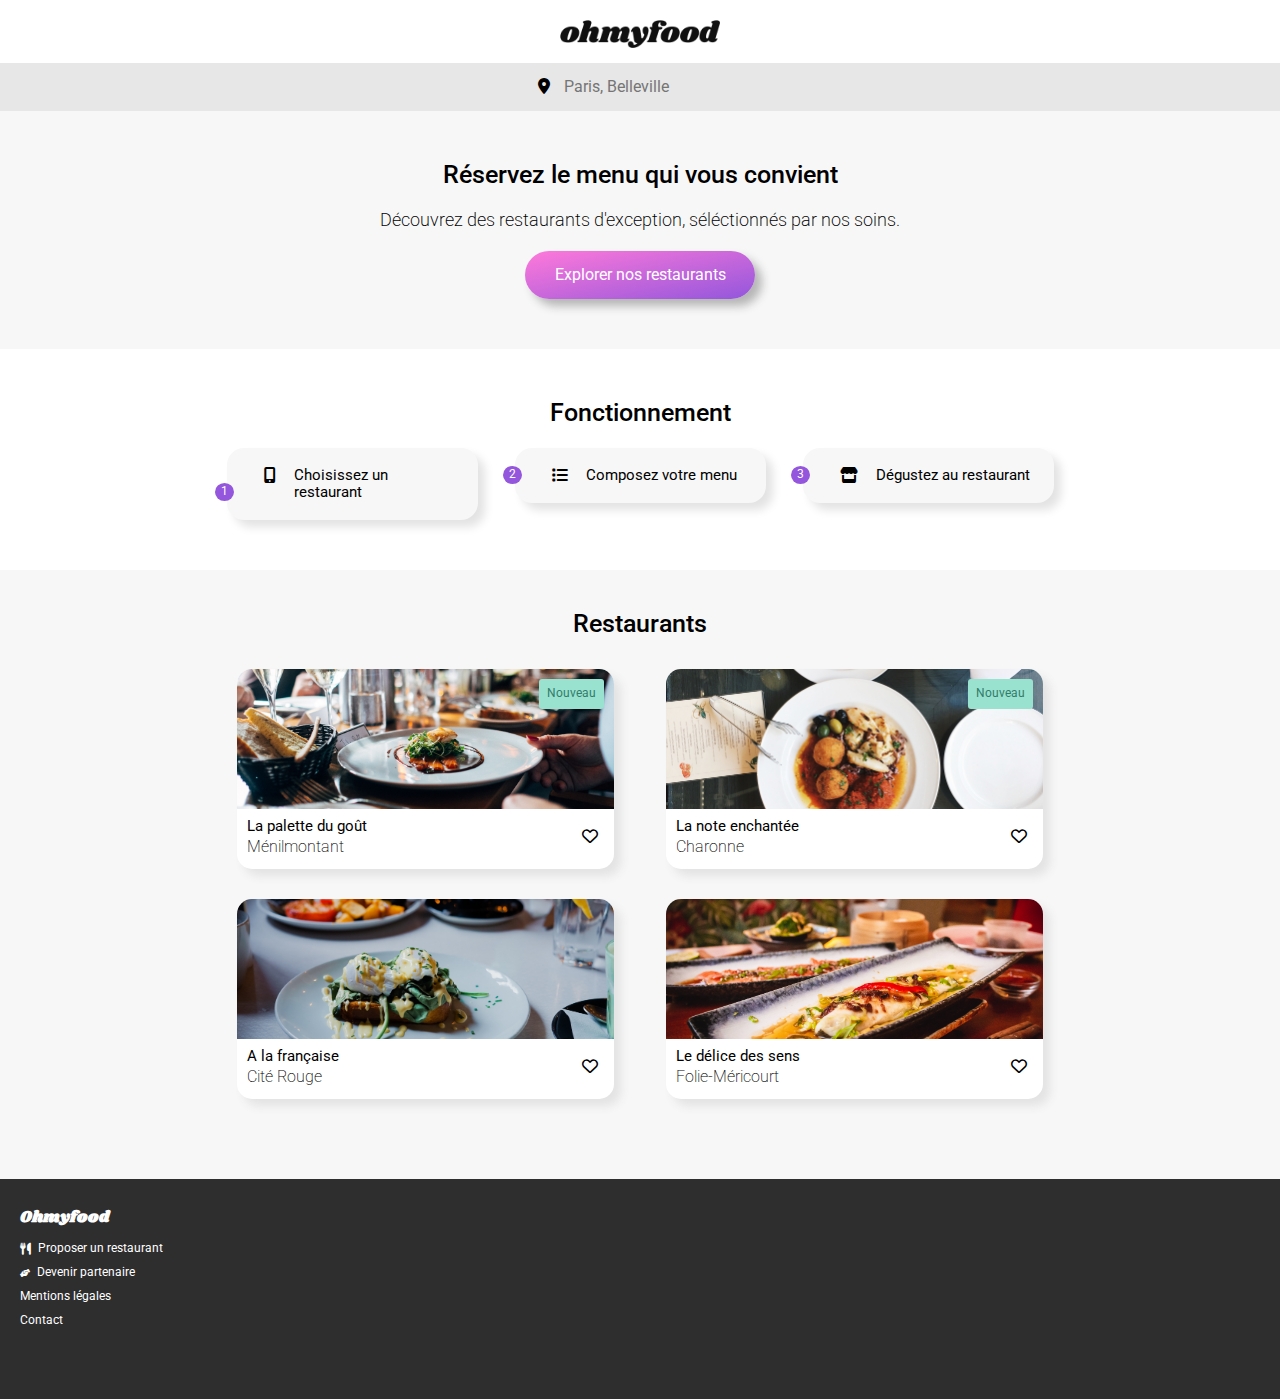
<file: index.html>
<!DOCTYPE html>
<html lang="fr">
<head>
    <title>Ohmyfoods</title>
    <meta charset="utf-8">
    <meta name="viewport" content="width=device-width, initial-scale=1.0">
    <link rel="stylesheet" href="css/style.css">
    <link rel="stylesheet" href="https://cdnjs.cloudflare.com/ajax/libs/font-awesome/6.0.0/css/all.min.css" integrity="sha512-9usAa10IRO0HhonpyAIVpjrylPvoDwiPUiKdWk5t3PyolY1cOd4DSE0Ga+ri4AuTroPR5aQvXU9xC6qOPnzFeg==" crossorigin="anonymous" referrerpolicy="no-referrer">
    <link rel="preconnect" href="https://fonts.googleapis.com">
    <link rel="preconnect" href="https://fonts.gstatic.com" crossorigin>
    <link href="https://fonts.googleapis.com/css2?family=Shrikhand&display=swap" rel="stylesheet">
    <link rel="preconnect" href="https://fonts.googleapis.com">
    <link rel="preconnect" href="https://fonts.gstatic.com" crossorigin>
    <link href="https://fonts.googleapis.com/css2?family=Roboto:wght@100;300;400;500;700&display=swap" rel="stylesheet">
</head>

<body>
    <div class="loader"></div>
    <div class="bloc_page_index">

<!--Début du header-->

        <header>
            <div class="header_menu">
                <img class="header_menu_img" src="images/logo/ohmyfood.png" alt="Logo Ohmyfood">
            </div>
            <div class="header_search-bar">
                <i class="fa-solid fa-location-dot"></i>
                <input class="header_search-bar_text" type="text" placeholder="Paris, Belleville">
            </div>
        </header>

<!--Fin du header-->
<!--Début du main-->

        <main>

<!--Début de la section top_presentation-->
            <section class="top-presentation">
                <h1>Réservez le menu qui vous convient</h1>
                <p>Découvrez des restaurants d'exception, séléctionnés par nos soins.</p>
                <button class="top-presentation_button" type="button">Explorer nos restaurants</button>
            </section>

<!--Fin de la section top_presentation-->
<!--Début de la section introduction-->
            <section class="intro">
                <h2>Fonctionnement</h2>
                <div class="intro_all">
                    <a href="#" class="intro_all_link">
                        <div class="intro_all_bloc">
                            <p>1</p>
                            <i class="fa-solid fa-mobile-screen-button"></i>
                            <h3>Choisissez un restaurant</h3>
                        </div>
                    </a>
                    <a href="#" class="intro_all_link">
                        <div class="intro_all_bloc">
                            <p>2</p>
                            <i class="fa-solid fa-list"></i>                        
                            <h3>Composez votre menu</h3>
                        </div>
                    </a>
                    <a href="#" class="intro_all_link">
                        <div class="intro_all_bloc">
                            <p>3</p>
                            <i class="fa-solid fa-store"></i>                        
                            <h3>Dégustez au restaurant</h3>
                        </div>
                    </a>
                </div>
            </section>

<!--Fin de la section introduction-->
<!--Début de la section restaurants-->

            <section class="card">
                <h2>Restaurants</h2>
                <a href="menus/la_palette_du_gout.html" class="card_link">
                    <figure class="card_figure">
                        <img class="card_figure_img" src="images/restaurants/la_palette_du_gout.jpg" alt="restaurant1">
                        <p class="card_figure_img_subhead">Nouveau</p>
                        <figcaption class="card_figure_bottom">
                            <div class="card_text">
                                <h3>La palette du goût</h3>
                                <p>Ménilmontant</p>
                            </div>
                            <div class="card_icon">
                                <i class="far fa-heart"></i>
                                <i class="fas fa-heart"></i>
                            </div>
                        </figcaption>
                    </figure>
                </a>
                <a href="menus/la_note_enchantee.html" class="card_link">
                    <figure class="card_figure">
                        <img class="card_figure_img" src="images/restaurants/la_note_enchantee.jpg" alt="restaurant2">
                        <p class="card_figure_img_subhead">Nouveau</p>                                            
                        <figcaption class="card_figure_bottom">
                            <div class="card_text">
                                <h3>La note enchantée</h3>
                                <p>Charonne</p>
                            </div>
                            <div class="card_icon">
                                <i class="far fa-heart"></i>
                                <i class="fas fa-heart"></i>
                            </div>
                        </figcaption>
                    </figure>
                </a>
                <a href="menus/a_la_française.html" class="card_link">
                    <figure class="card_figure">
                        <img class="card_figure_img" src="images/restaurants/a_la_française.jpg" alt="restaurant3">
                        <figcaption class="card_figure_bottom">
                            <div class="card_text">
                                <h3>A la française</h3>
                                <p>Cité Rouge</p>
                            </div>
                            <div class="card_icon">
                                <i class="far fa-heart"></i>
                                <i class="fas fa-heart"></i>
                            </div>
                        </figcaption>
                    </figure>
                </a>
                <a href="menus/le_delice_des_sens.html" class="card_link">
                    <figure class="card_figure">
                        <img class="card_figure_img" src="images/restaurants/le_delice_des_sens.jpg" alt="restaurant4">
                        <figcaption class="card_figure_bottom">
                            <div class="card_text">  
                                <h3>Le délice des sens</h3>
                                <p>Folie-Méricourt</p>
                            </div>
                            <div class="card_icon">
                                <i class="far fa-heart"></i>
                                <i class="fas fa-heart"></i>
                            </div>
                        </figcaption>
                    </figure>
                </a>
            </section>

<!--Fin de la section restaurants-->

        </main>

<!--Fin du main-->
<!--Début du footer-->

        <footer class="footer">
            <h5>Ohmyfood</h5>
            <div>
                <a class="footer_link" href="#">
                    <i class="fa-solid fa-utensils"></i>
                    <p>Proposer un restaurant</p>
                </a>
                <a class="footer_link" href="#">
                    <i class="fa-solid fa-handshake-angle"></i>
                    <p>Devenir partenaire</p>
                </a>
                <a class="footer_link" href="#">
                    <p>Mentions légales</p>
                </a>
                <a class="footer_mail" href="mailto:contact@ohmyfood.com">
                    <p>Contact</p>
                </a>
            </div>
        </footer>

<!--Fin du footer-->

    </div>

</body>
</html>
</file>
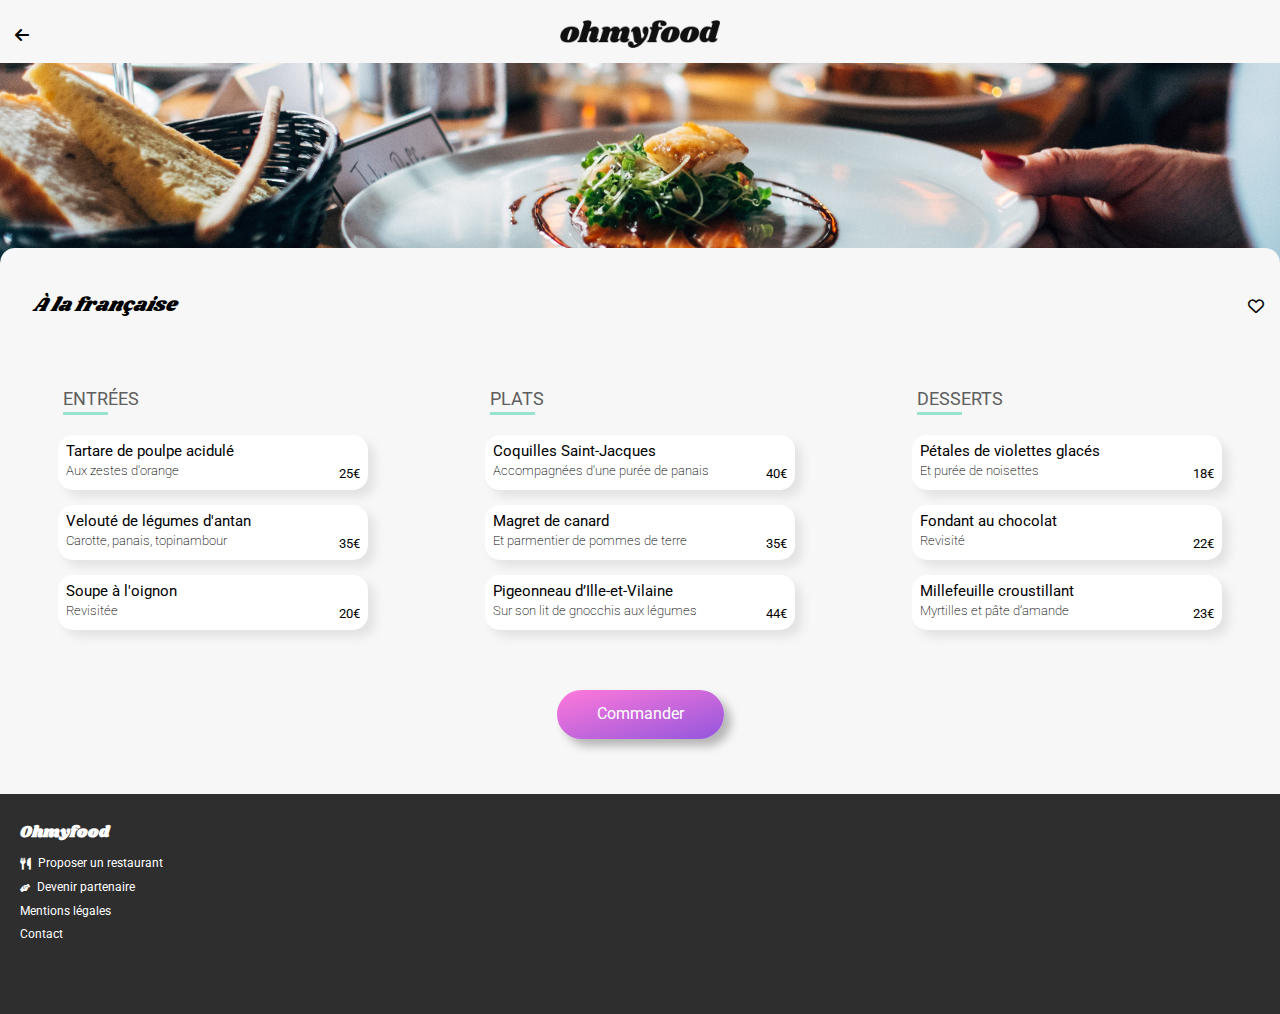
<file: menus/a_la_française.html>
<!DOCTYPE html>
<html lang="fr">
<head>
    <title>À la française</title>
    <meta charset="utf-8">
    <meta name="viewport" content="width=device-width, initial-scale=1.0">
    <link rel="stylesheet" href="../css/style.css">
    <link rel="stylesheet" href="https://cdnjs.cloudflare.com/ajax/libs/font-awesome/6.0.0/css/all.min.css" integrity="sha512-9usAa10IRO0HhonpyAIVpjrylPvoDwiPUiKdWk5t3PyolY1cOd4DSE0Ga+ri4AuTroPR5aQvXU9xC6qOPnzFeg==" crossorigin="anonymous" referrerpolicy="no-referrer">
    <link href="https://fonts.googleapis.com/css2?family=Roboto:wght@100;300;400;500;700&display=swap" rel="stylesheet">
    <link href="https://fonts.googleapis.com/css2?family=Shrikhand&display=swap" rel="stylesheet">
</head>

<body>
    <div class="bloc_page_menu">

<!--Début du header-->

        <header>
            <div class="header_menu">
                <a href="../index.html"><i class="fa-solid fa-arrow-left"></i></a>
                <img class="header_menu_img" src="../images/logo/ohmyfood.png" alt="Logo Ohmyfood">
            </div>  
        </header>

<!--Fin du header-->
<!--Début du main-->

        <main>

<!--Titre du main-->

            <div class="main_top">
                <div class="main_top_background">
                    <img src="../images/restaurants/la_palette_du_gout.jpg" alt="restaurant 2">
                </div>  
                <div class="main_top_title">
                    <h1>À la française</h1>
                    <i class="far fa-heart"></i>
                    <i class="fas fa-heart"></i>
                </div>
            </div>

<!--Début de section entrees-->
            <div class="center">
                <section class="entrees">
                        <h2>ENTRÉES</h2>
                        <div class="entrees_container">
                            <div class="entrees_bloc">
                                <div class="entrees_bloc_text">
                                    <h3>Tartare de poulpe acidulé</h3>
                                    <p>Aux zestes d'orange</p>
                                </div>
                                <div class="entrees_bloc_bottom">
                                    <p>25€</p>
                                </div>
                                <div class="entrees_bloc-check">
                                    <i class="fa-solid fa-check"></i>
                                </div>
                                </div>
                            <div class="entrees_bloc">
                                <div class="entrees_bloc_text">
                                    <h3>Velouté de légumes d'antan</h3>
                                    <p>Carotte, panais, topinambour</p>
                                </div>
                                <div class="entrees_bloc_bottom">
                                    <p>35€</p>
                                </div>
                                <div class="entrees_bloc-check">
                                    <i class="fa-solid fa-check"></i>
                                </div>
                            </div>
                            <div class="entrees_bloc">
                                <div class="entrees_bloc_text">
                                    <h3>Soupe à l'oignon</h3>
                                    <p>Revisitée</p>
                                </div>
                                <div class="entrees_bloc_bottom"> 
                                    <p>20€</p>
                                </div>
                                <div class="entrees_bloc-check">
                                    <i class="fa-solid fa-check"></i>
                                </div>
                            </div>
                        </div>
                </section>

        <!--Fin de section entrees-->
        <!--Début de section plats-->

                <section class="plats">
                    <h2>PLATS</h2>
                    <div class="plats_container">
                        <div class="plats_bloc">
                            <div class="plats_bloc_text">
                                <h3>Coquilles Saint-Jacques</h3>
                                <p>Accompagnées d'une purée de panais</p>
                            </div>
                            <div class="plats_bloc_bottom">
                                    <p>40€</p>
                            </div>
                            <div class="plats_bloc-check">
                                <i class="fa-solid fa-check"></i>
                            </div>
                        </div>
                        <div class="plats_bloc">
                            <div class="plats_bloc_text">
                                <h3>Magret de canard</h3>
                                <p>Et parmentier de pommes de terre</p>
                            </div>
                            <div class="plats_bloc_bottom">
                                <p>35€</p>
                            </div>
                            <div class="plats_bloc-check">
                                <i class="fa-solid fa-check"></i>
                            </div>
                        </div>
                        <div class="plats_bloc">
                            <div class="plats_bloc_text">
                                <h3>Pigeonneau d’Ille-et-Vilaine</h3>
                                <p>Sur son lit de gnocchis aux légumes</p>
                            </div>
                            <div class="plats_bloc_bottom"> 
                                <p>44€</p>
                            </div>
                            <div class="plats_bloc-check">
                                <i class="fa-solid fa-check"></i>
                            </div>
                        </div>
                    </div>
                </section>

        <!--Fin de section plats-->
        <!--Début de section desserts-->

                <section class="desserts">
                    <h2>DESSERTS</h2>
                    <div class="desserts_container">
                        <div class="desserts_bloc">
                            <div class="desserts_bloc_text">
                                <h3>Pétales de violettes glacés</h3>
                                <p>Et purée de noisettes</p>
                            </div>
                            <div class="desserts_bloc_bottom">
                                <p>18€</p>
                            </div>
                            <div class="desserts_bloc-check">
                                <i class="fa-solid fa-check"></i>
                            </div>
                        </div>
                        <div class="desserts_bloc">
                            <div class="desserts_bloc_text">
                                <h3>Fondant au chocolat</h3>
                                <p>Revisité</p>
                            </div>
                            <div class="desserts_bloc_bottom">
                                <p>22€</p>
                            </div>
                            <div class="desserts_bloc-check">
                                <i class="fa-solid fa-check"></i>
                            </div>
                        </div>
                        <div class="desserts_bloc">
                            <div class="desserts_bloc_text">
                                <h3>Millefeuille croustillant</h3>
                                <p>Myrtilles et pâte d’amande</p>
                            </div>
                            <div class="desserts_bloc_bottom">
                                <p>23€</p>
                            </div>
                            <div class="desserts_bloc-check">
                                <i class="fa-solid fa-check"></i>
                            </div>
                        </div>
                    </div>
                </section>
            </div>
<!--Fin de section desserts-->
<!--Bouton bas du main-->
            <div class="main_btn">
                <button class="main_btn_bloc" type="button">
                    Commander
                </button>
            </div>

        </main>

<!--Fin du main-->
<!--Début du footer-->

        <footer class="footer">
            <h5>Ohmyfood</h5>
            <div>
                <a class="footer_link" href="#">
                    <i class="fa-solid fa-utensils"></i>
                    <p>Proposer un restaurant</p>
                </a>
                <a class="footer_link" href="#">
                    <i class="fa-solid fa-handshake-angle"></i>
                    <p>Devenir partenaire</p>
                </a>
                <a class="footer_link" href="#">
                    <p>Mentions légales</p>
                </a>
                <a class="footer_mail" href="mailto:contact@ohmyfood.com">
                    <p>Contact</p>
                </a>
            </div>
        </footer>

<!--Fin du footer-->        

    </div>

</body>
</html>
</file>
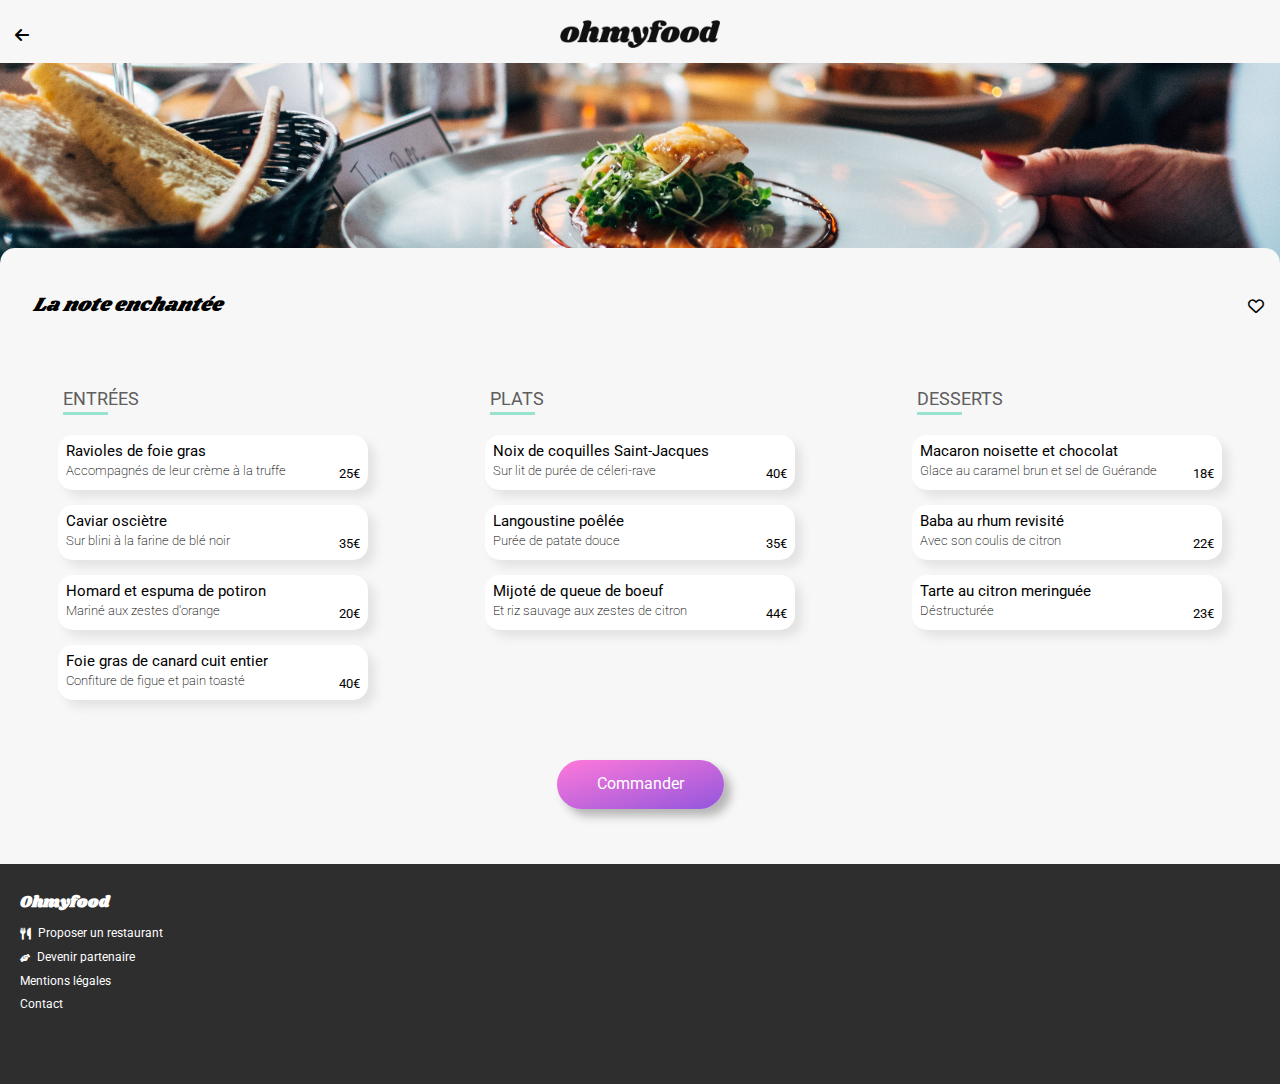
<file: menus/la_note_enchantee.html>
<!DOCTYPE html>
<html lang="fr">
<head>
    <title>La note enchantée</title>
    <meta charset="utf-8">
    <meta name="viewport" content="width=device-width, initial-scale=1.0">
    <link rel="stylesheet" href="../css/style.css">
    <link rel="stylesheet" href="https://cdnjs.cloudflare.com/ajax/libs/font-awesome/6.0.0/css/all.min.css" integrity="sha512-9usAa10IRO0HhonpyAIVpjrylPvoDwiPUiKdWk5t3PyolY1cOd4DSE0Ga+ri4AuTroPR5aQvXU9xC6qOPnzFeg==" crossorigin="anonymous" referrerpolicy="no-referrer">
    <link href="https://fonts.googleapis.com/css2?family=Roboto:wght@100;300;400;500;700&display=swap" rel="stylesheet">
    <link href="https://fonts.googleapis.com/css2?family=Shrikhand&display=swap" rel="stylesheet">
</head>

<body>
    <div class="bloc_page_menu">

<!--Début du header-->

        <header>
            <div class="header_menu">
                <a href="../index.html"><i class="fa-solid fa-arrow-left"></i></a>
                <img class="header_menu_img" src="../images/logo/ohmyfood.png" alt="Logo Ohmyfood">
            </div>  
        </header>

<!--Fin du header-->
<!--Début du main-->

        <main>

<!--Titre du main-->

            <div class="main_top">
                <div class="main_top_background">
                    <img src="../images/restaurants/la_palette_du_gout.jpg" alt="restaurant 2">
                </div>  
                <div class="main_top_title">
                    <h1>La note enchantée</h1>
                    <i class="far fa-heart"></i>
                    <i class="fas fa-heart"></i>
                </div>
            </div>

<!--Début de section entrees-->
            <div class="center">
                <section class="entrees">
                        <h2>ENTRÉES</h2>
                        <div class="entrees_container">
                            <div class="entrees_bloc">
                                <div class="entrees_bloc_text">
                                    <h3>Ravioles de foie gras </h3>
                                    <p>Accompagnés de leur crème à la truffe</p>
                                </div>
                                <div class="entrees_bloc_bottom">
                                    <p>25€</p>
                                </div>
                                <div class="entrees_bloc-check">
                                    <i class="fa-solid fa-check"></i>
                                </div>
                                </div>
                            <div class="entrees_bloc">
                                <div class="entrees_bloc_text">
                                    <h3>Caviar osciètre </h3>
                                    <p>Sur blini à la farine de blé noir</p>
                                </div>
                                <div class="entrees_bloc_bottom">
                                    <p>35€</p>
                                </div>
                                <div class="entrees_bloc-check">
                                    <i class="fa-solid fa-check"></i>
                                </div>
                            </div>
                            <div class="entrees_bloc">
                                <div class="entrees_bloc_text">
                                    <h3>Homard et espuma de potiron</h3>
                                    <p>Mariné aux zestes d'orange</p>
                                </div>
                                <div class="entrees_bloc_bottom"> 
                                    <p>20€</p>
                                </div>
                                <div class="entrees_bloc-check">
                                    <i class="fa-solid fa-check"></i>
                                </div>
                            </div>
                            <div class="entrees_bloc">
                                <div class="entrees_bloc_text">
                                    <h3>Foie gras de canard cuit entier</h3>
                                    <p>Confiture de figue et pain toasté</p>
                                </div>
                                <div class="entrees_bloc_bottom">
                                        <p>40€</p>
                                </div>
                                <div class="entrees_bloc-check">
                                    <i class="fa-solid fa-check"></i>
                                </div>
                            </div>
                        </div>
                </section>

        <!--Fin de section entrees-->
        <!--Début de section plats-->

                <section class="plats">
                    <h2>PLATS</h2>
                    <div class="plats_container">
                        <div class="plats_bloc">
                            <div class="plats_bloc_text">
                                <h3>Noix de coquilles Saint-Jacques</h3>
                                <p>Sur lit de purée de céleri-rave</p>
                            </div>
                            <div class="plats_bloc_bottom">
                                    <p>40€</p>
                            </div>
                            <div class="plats_bloc-check">
                                <i class="fa-solid fa-check"></i>
                            </div>
                        </div>
                        <div class="plats_bloc">
                            <div class="plats_bloc_text">
                                <h3>Langoustine poêlée</h3>
                                <p>Purée de patate douce</p>
                            </div>
                            <div class="plats_bloc_bottom">
                                <p>35€</p>
                            </div>
                            <div class="plats_bloc-check">
                                <i class="fa-solid fa-check"></i>
                            </div>
                        </div>
                        <div class="plats_bloc">
                            <div class="plats_bloc_text">
                                <h3>Mijoté de queue de boeuf </h3>
                                <p>Et riz sauvage aux zestes de citron</p>
                            </div>
                            <div class="plats_bloc_bottom"> 
                                <p>44€</p>
                            </div>
                            <div class="plats_bloc-check">
                                <i class="fa-solid fa-check"></i>
                            </div>
                        </div>
                    </div>
                </section>

        <!--Fin de section plats-->
        <!--Début de section desserts-->

                <section class="desserts">
                    <h2>DESSERTS</h2>
                    <div class="desserts_container">
                        <div class="desserts_bloc">
                            <div class="desserts_bloc_text">
                                <h3>Macaron noisette et chocolat</h3>
                                <p>Glace au caramel brun et sel de Guérande</p>
                            </div>
                            <div class="desserts_bloc_bottom">
                                <p>18€</p>
                            </div>
                            <div class="desserts_bloc-check">
                                <i class="fa-solid fa-check"></i>
                            </div>
                        </div>
                        <div class="desserts_bloc">
                            <div class="desserts_bloc_text">
                                <h3>Baba au rhum revisité </h3>
                                <p>Avec son coulis de citron</p>
                            </div>
                            <div class="desserts_bloc_bottom">
                                <p>22€</p>
                            </div>
                            <div class="desserts_bloc-check">
                                <i class="fa-solid fa-check"></i>
                            </div>
                        </div>
                        <div class="desserts_bloc">
                            <div class="desserts_bloc_text">
                                <h3>Tarte au citron meringuée </h3>
                                <p>Déstructurée</p>
                            </div>
                            <div class="desserts_bloc_bottom">
                                <p>23€</p>
                            </div>
                            <div class="desserts_bloc-check">
                                <i class="fa-solid fa-check"></i>
                            </div>
                        </div>
                    </div>
                </section>
            </div>
<!--Fin de section desserts-->
<!--Bouton bas du main-->
            <div class="main_btn">
                <button class="main_btn_bloc" type="button">
                    Commander
                </button>
            </div>

        </main>

<!--Fin du main-->
<!--Début du footer-->

        <footer class="footer">
            <h5>Ohmyfood</h5>
            <div>
                <a class="footer_link" href="#">
                    <i class="fa-solid fa-utensils"></i>
                    <p>Proposer un restaurant</p>
                </a>
                <a class="footer_link" href="#">
                    <i class="fa-solid fa-handshake-angle"></i>
                    <p>Devenir partenaire</p>
                </a>
                <a class="footer_link" href="#">
                    <p>Mentions légales</p>
                </a>
                <a class="footer_mail" href="mailto:contact@ohmyfood.com">
                    <p>Contact</p>
                </a>
            </div>
        </footer>

<!--Fin du footer-->        

    </div>

</body>
</html>
</file>
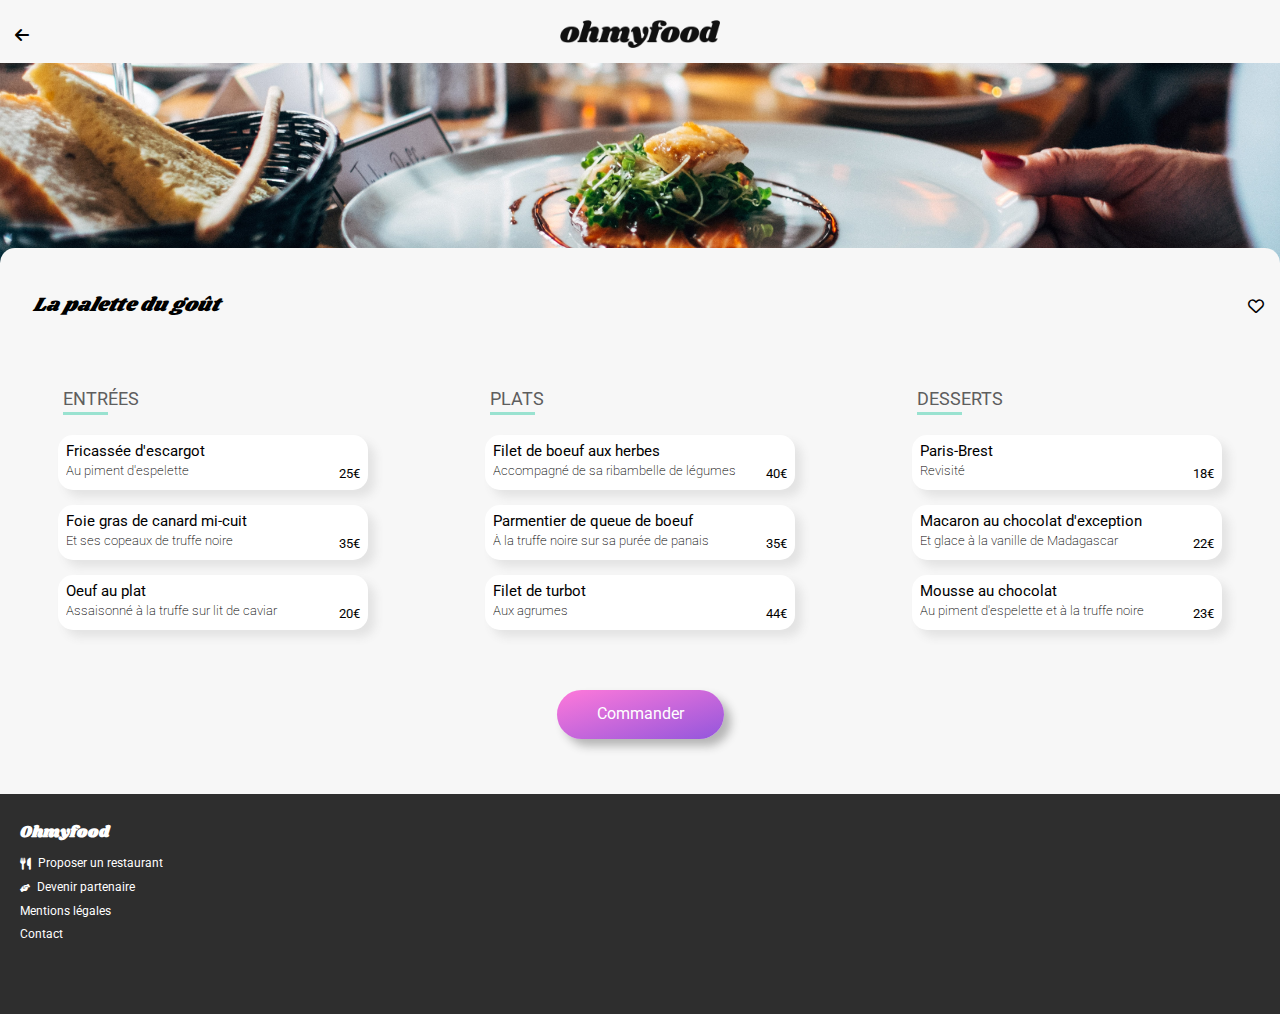
<file: menus/la_palette_du_gout.html>
<!DOCTYPE html>
<html lang="fr">
<head>
    <title>La palette du goût</title>
    <meta charset="utf-8">
    <meta name="viewport" content="width=device-width, initial-scale=1.0">
    <link rel="stylesheet" href="../css/style.css">
    <link rel="stylesheet" href="https://cdnjs.cloudflare.com/ajax/libs/font-awesome/6.0.0/css/all.min.css" integrity="sha512-9usAa10IRO0HhonpyAIVpjrylPvoDwiPUiKdWk5t3PyolY1cOd4DSE0Ga+ri4AuTroPR5aQvXU9xC6qOPnzFeg==" crossorigin="anonymous" referrerpolicy="no-referrer">
    <link href="https://fonts.googleapis.com/css2?family=Roboto:wght@100;300;400;500;700&display=swap" rel="stylesheet">
    <link href="https://fonts.googleapis.com/css2?family=Shrikhand&display=swap" rel="stylesheet">
</head>

<body>
    <div class="bloc_page_menu">

<!--Début du header-->

        <header>
            <div class="header_menu">
                <a href="../index.html"><i class="fa-solid fa-arrow-left"></i></a>
                <img class="header_menu_img" src="../images/logo/ohmyfood.png" alt="Logo Ohmyfood">
            </div>  
        </header>

<!--Fin du header-->
<!--Début du main-->

        <main>

<!--Titre du main-->

            <div class="main_top">
                <div class="main_top_background">
                    <img src="../images/restaurants/la_palette_du_gout.jpg" alt="restaurant 2">
                </div>  
                <div class="main_top_title">
                    <h1>La palette du goût</h1>
                    <i class="far fa-heart"></i>
                    <i class="fas fa-heart"></i>
                </div>
            </div>

<!--Début de section entrees-->
            <div class="center">
                <section class="entrees">
                        <h2>ENTRÉES</h2>
                        <div class="entrees_container">
                            <div class="entrees_bloc">
                                <div class="entrees_bloc_text">
                                    <h3>Fricassée d'escargot</h3>
                                    <p>Au piment d'espelette</p>
                                </div>
                                <div class="entrees_bloc_bottom">
                                    <p>25€</p>
                                </div>
                                <div class="entrees_bloc-check">
                                    <i class="fa-solid fa-check"></i>
                                </div>
                                </div>
                            <div class="entrees_bloc">
                                <div class="entrees_bloc_text">
                                    <h3>Foie gras de canard mi-cuit</h3>
                                    <p>Et ses copeaux de truffe noire</p>
                                </div>
                                <div class="entrees_bloc_bottom">
                                    <p>35€</p>
                                </div>
                                <div class="entrees_bloc-check">
                                    <i class="fa-solid fa-check"></i>
                                </div>
                            </div>
                            <div class="entrees_bloc">
                                <div class="entrees_bloc_text">
                                    <h3>Oeuf au plat</h3>
                                    <p>Assaisonné à la truffe sur lit de caviar</p>
                                </div>
                                <div class="entrees_bloc_bottom"> 
                                    <p>20€</p>
                                </div>
                                <div class="entrees_bloc-check">
                                    <i class="fa-solid fa-check"></i>
                                </div>
                            </div>
                        </div>
                </section>

        <!--Fin de section entrees-->
        <!--Début de section plats-->

                <section class="plats">
                    <h2>PLATS</h2>
                    <div class="plats_container">
                        <div class="plats_bloc">
                            <div class="plats_bloc_text">
                                <h3>Filet de boeuf aux herbes</h3>
                                <p>Accompagné de sa ribambelle de légumes</p>
                            </div>
                            <div class="plats_bloc_bottom">
                                    <p>40€</p>
                            </div>
                            <div class="plats_bloc-check">
                                <i class="fa-solid fa-check"></i>
                            </div>
                        </div>
                        <div class="plats_bloc">
                            <div class="plats_bloc_text">
                                <h3>Parmentier de queue de boeuf</h3>
                                <p>À la truffe noire sur sa purée de panais</p>
                            </div>
                            <div class="plats_bloc_bottom">
                                <p>35€</p>
                            </div>
                            <div class="plats_bloc-check">
                                <i class="fa-solid fa-check"></i>
                            </div>
                        </div>
                        <div class="plats_bloc">
                            <div class="plats_bloc_text">
                                <h3>Filet de turbot</h3>
                                <p>Aux agrumes</p>
                            </div>
                            <div class="plats_bloc_bottom"> 
                                <p>44€</p>
                            </div>
                            <div class="plats_bloc-check">
                                <i class="fa-solid fa-check"></i>
                            </div>
                        </div>
                    </div>
                </section>

        <!--Fin de section plats-->
        <!--Début de section desserts-->

                <section class="desserts">
                    <h2>DESSERTS</h2>
                    <div class="desserts_container">
                        <div class="desserts_bloc">
                            <div class="desserts_bloc_text">
                                <h3>Paris-Brest</h3>
                                <p>Revisité</p>
                            </div>
                            <div class="desserts_bloc_bottom">
                                <p>18€</p>
                            </div>
                            <div class="desserts_bloc-check">
                                <i class="fa-solid fa-check"></i>
                            </div>
                        </div>
                        <div class="desserts_bloc">
                            <div class="desserts_bloc_text">
                                <h3>Macaron au chocolat d'exception</h3>
                                <p>Et glace à la vanille de Madagascar</p>
                            </div>
                            <div class="desserts_bloc_bottom">
                                <p>22€</p>
                            </div>
                            <div class="desserts_bloc-check">
                                <i class="fa-solid fa-check"></i>
                            </div>
                        </div>
                        <div class="desserts_bloc">
                            <div class="desserts_bloc_text">
                                <h3>Mousse au chocolat</h3>
                                <p>Au piment d'espelette et à la truffe noire</p>
                            </div>
                            <div class="desserts_bloc_bottom">
                                <p>23€</p>
                            </div>
                            <div class="desserts_bloc-check">
                                <i class="fa-solid fa-check"></i>
                            </div>
                        </div>
                    </div>
                </section>
            </div>
<!--Fin de section desserts-->
<!--Bouton bas du main-->
            <div class="main_btn">
                <button class="main_btn_bloc" type="button">
                    Commander
                </button>
            </div>

        </main>

<!--Fin du main-->
<!--Début du footer-->

        <footer class="footer">
            <h5>Ohmyfood</h5>
            <div>
                <a class="footer_link" href="#">
                    <i class="fa-solid fa-utensils"></i>
                    <p>Proposer un restaurant</p>
                </a>
                <a class="footer_link" href="#">
                    <i class="fa-solid fa-handshake-angle"></i>
                    <p>Devenir partenaire</p>
                </a>
                <a class="footer_link" href="#">
                    <p>Mentions légales</p>
                </a>
                <a class="footer_mail" href="mailto:contact@ohmyfood.com">
                    <p>Contact</p>
                </a>
            </div>
        </footer>

<!--Fin du footer-->        

    </div>

</body>
</html>
</file>
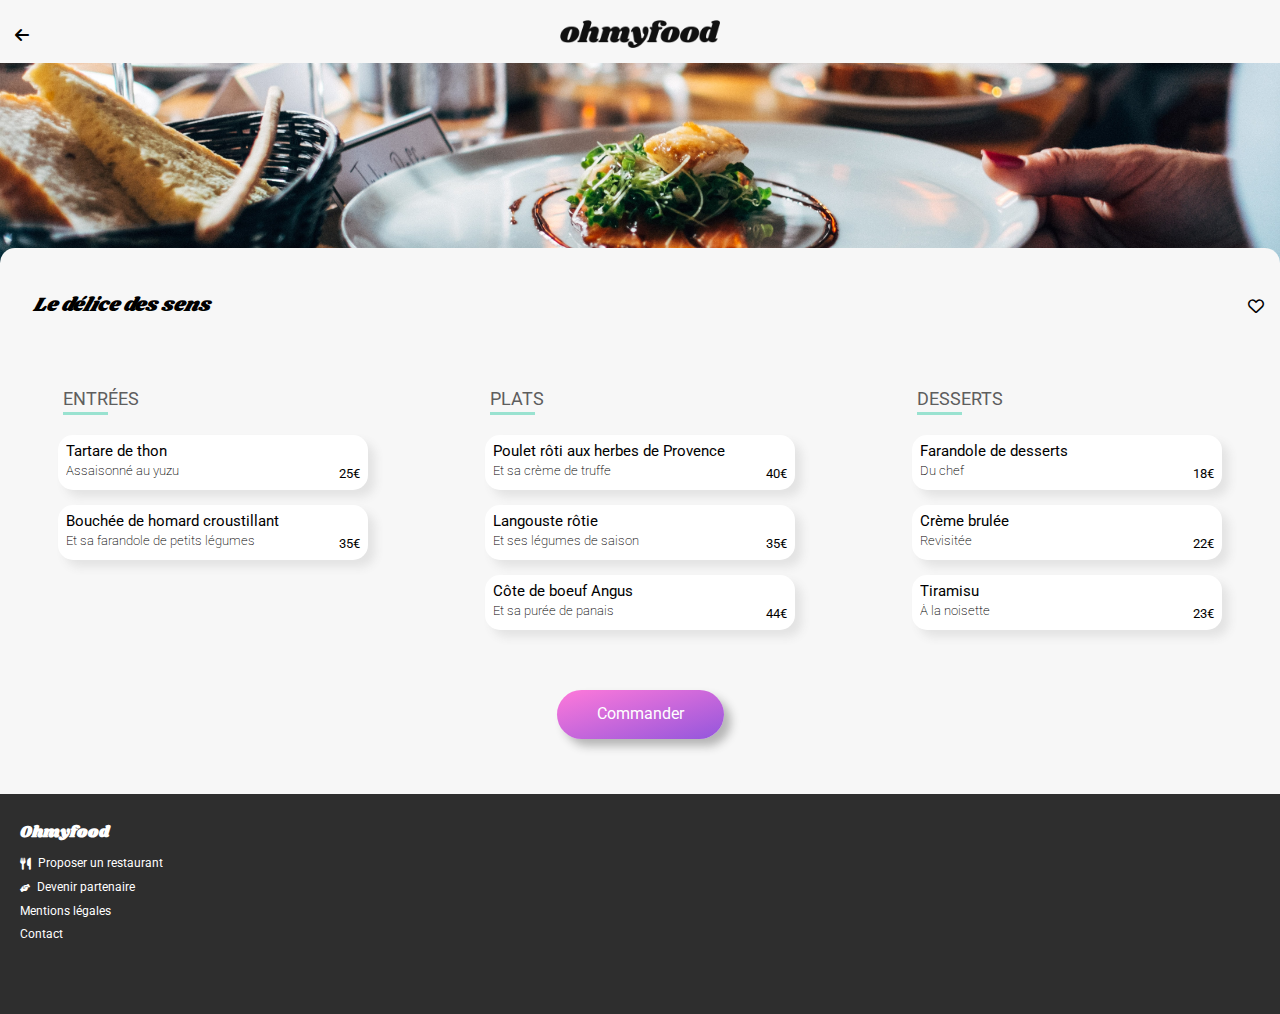
<file: menus/le_delice_des_sens.html>
<!DOCTYPE html>
<html lang="fr">
<head>
    <title>Le délice des sens</title>
    <meta charset="utf-8">
    <meta name="viewport" content="width=device-width, initial-scale=1.0">
    <link rel="stylesheet" href="../css/style.css">
    <link rel="stylesheet" href="https://cdnjs.cloudflare.com/ajax/libs/font-awesome/6.0.0/css/all.min.css" integrity="sha512-9usAa10IRO0HhonpyAIVpjrylPvoDwiPUiKdWk5t3PyolY1cOd4DSE0Ga+ri4AuTroPR5aQvXU9xC6qOPnzFeg==" crossorigin="anonymous" referrerpolicy="no-referrer">
    <link href="https://fonts.googleapis.com/css2?family=Roboto:wght@100;300;400;500;700&display=swap" rel="stylesheet">
    <link href="https://fonts.googleapis.com/css2?family=Shrikhand&display=swap" rel="stylesheet">
</head>

<body>
    <div class="bloc_page_menu">

<!--Début du header-->

        <header>
            <div class="header_menu">
                <a href="../index.html"><i class="fa-solid fa-arrow-left"></i></a>
                <img class="header_menu_img" src="../images/logo/ohmyfood.png" alt="Logo Ohmyfood">
            </div>  
        </header>

<!--Fin du header-->
<!--Début du main-->

        <main>

<!--Titre du main-->

            <div class="main_top">
                <div class="main_top_background">
                    <img src="../images/restaurants/la_palette_du_gout.jpg" alt="restaurant 2">
                </div>  
                <div class="main_top_title">
                    <h1>Le délice des sens</h1>
                    <i class="far fa-heart"></i>
                    <i class="fas fa-heart"></i>
                </div>
            </div>

<!--Début de section entrees-->
            <div class="center">
                <section class="entrees">
                        <h2>ENTRÉES</h2>
                        <div class="entrees_container">
                            <div class="entrees_bloc">
                                <div class="entrees_bloc_text">
                                    <h3>Tartare de thon</h3>
                                    <p>Assaisonné au yuzu</p>
                                </div>
                                <div class="entrees_bloc_bottom">
                                    <p>25€</p>
                                </div>
                                <div class="entrees_bloc-check">
                                    <i class="fa-solid fa-check"></i>
                                </div>
                                </div>
                            <div class="entrees_bloc">
                                <div class="entrees_bloc_text">
                                    <h3>Bouchée de homard croustillant </h3>
                                    <p>Et sa farandole de petits légumes</p>
                                </div>
                                <div class="entrees_bloc_bottom">
                                    <p>35€</p>
                                </div>
                                <div class="entrees_bloc-check">
                                    <i class="fa-solid fa-check"></i>
                                </div>
                            </div>
                        </div>
                </section>

        <!--Fin de section entrees-->
        <!--Début de section plats-->

                <section class="plats">
                    <h2>PLATS</h2>
                    <div class="plats_container">
                        <div class="plats_bloc">
                            <div class="plats_bloc_text">
                                <h3>Poulet rôti aux herbes de Provence </h3>
                                <p>Et sa crème de truffe</p>
                            </div>
                            <div class="plats_bloc_bottom">
                                    <p>40€</p>
                            </div>
                            <div class="plats_bloc-check">
                                <i class="fa-solid fa-check"></i>
                            </div>
                        </div>
                        <div class="plats_bloc">
                            <div class="plats_bloc_text">
                                <h3>Langouste rôtie </h3>
                                <p>Et ses légumes de saison</p>
                            </div>
                            <div class="plats_bloc_bottom">
                                <p>35€</p>
                            </div>
                            <div class="plats_bloc-check">
                                <i class="fa-solid fa-check"></i>
                            </div>
                        </div>
                        <div class="plats_bloc">
                            <div class="plats_bloc_text">
                                <h3>Côte de boeuf Angus </h3>
                                <p>Et sa purée de panais</p>
                            </div>
                            <div class="plats_bloc_bottom"> 
                                <p>44€</p>
                            </div>
                            <div class="plats_bloc-check">
                                <i class="fa-solid fa-check"></i>
                            </div>
                        </div>
                    </div>
                </section>

        <!--Fin de section plats-->
        <!--Début de section desserts-->

                <section class="desserts">
                    <h2>DESSERTS</h2>
                    <div class="desserts_container">
                        <div class="desserts_bloc">
                            <div class="desserts_bloc_text">
                                <h3>Farandole de desserts</h3>
                                <p>Du chef</p>
                            </div>
                            <div class="desserts_bloc_bottom">
                                <p>18€</p>
                            </div>
                            <div class="desserts_bloc-check">
                                <i class="fa-solid fa-check"></i>
                            </div>
                        </div>
                        <div class="desserts_bloc">
                            <div class="desserts_bloc_text">
                                <h3>Crème brulée </h3>
                                <p>Revisitée</p>
                            </div>
                            <div class="desserts_bloc_bottom">
                                <p>22€</p>
                            </div>
                            <div class="desserts_bloc-check">
                                <i class="fa-solid fa-check"></i>
                            </div>
                        </div>
                        <div class="desserts_bloc">
                            <div class="desserts_bloc_text">
                                <h3>Tiramisu </h3>
                                <p>À la noisette</p>
                            </div>
                            <div class="desserts_bloc_bottom">
                                <p>23€</p>
                            </div>
                            <div class="desserts_bloc-check">
                                <i class="fa-solid fa-check"></i>
                            </div>
                        </div>
                    </div>
                </section>
            </div>
<!--Fin de section desserts-->
<!--Bouton bas du main-->
            <div class="main_btn">
                <button class="main_btn_bloc" type="button">
                    Commander
                </button>
            </div>

        </main>

<!--Fin du main-->
<!--Début du footer-->

        <footer class="footer">
            <h5>Ohmyfood</h5>
            <div>
                <a class="footer_link" href="#">
                    <i class="fa-solid fa-utensils"></i>
                    <p>Proposer un restaurant</p>
                </a>
                <a class="footer_link" href="#">
                    <i class="fa-solid fa-handshake-angle"></i>
                    <p>Devenir partenaire</p>
                </a>
                <a class="footer_link" href="#">
                    <p>Mentions légales</p>
                </a>
                <a class="footer_mail" href="mailto:contact@ohmyfood.com">
                    <p>Contact</p>
                </a>
            </div>
        </footer>

<!--Fin du footer-->        

    </div>

</body>
</html>
</file>
<file: css/style.css>
/*! normalize.css v8.0.1 | MIT License | github.com/necolas/normalize.css */
/* Document
   ========================================================================== */
/**
 * 1. Correct the line height in all browsers.
 * 2. Prevent adjustments of font size after orientation changes in iOS.
 */
html {
  line-height: 1.15;
  /* 1 */
  -webkit-text-size-adjust: 100%;
  /* 2 */
}

/* Sections
   ========================================================================== */
/**
 * Remove the margin in all browsers.
 */
body {
  margin: 0;
}

/**
 * Render the `main` element consistently in IE.
 */
main {
  display: block;
}

/**
 * Correct the font size and margin on `h1` elements within `section` and
 * `article` contexts in Chrome, Firefox, and Safari.
 */
h1 {
  font-size: 2em;
  margin: 0.67em 0;
}

/* Grouping content
   ========================================================================== */
/**
 * 1. Add the correct box sizing in Firefox.
 * 2. Show the overflow in Edge and IE.
 */
hr {
  box-sizing: content-box;
  /* 1 */
  height: 0;
  /* 1 */
  overflow: visible;
  /* 2 */
}

/**
 * 1. Correct the inheritance and scaling of font size in all browsers.
 * 2. Correct the odd `em` font sizing in all browsers.
 */
pre {
  font-family: monospace, monospace;
  /* 1 */
  font-size: 1em;
  /* 2 */
}

/* Text-level semantics
   ========================================================================== */
/**
 * Remove the gray background on active links in IE 10.
 */
a {
  background-color: transparent;
}

/**
 * 1. Remove the bottom border in Chrome 57-
 * 2. Add the correct text decoration in Chrome, Edge, IE, Opera, and Safari.
 */
abbr[title] {
  border-bottom: none;
  /* 1 */
  text-decoration: underline;
  /* 2 */
  text-decoration: underline dotted;
  /* 2 */
}

/**
 * Add the correct font weight in Chrome, Edge, and Safari.
 */
b,
strong {
  font-weight: bolder;
}

/**
 * 1. Correct the inheritance and scaling of font size in all browsers.
 * 2. Correct the odd `em` font sizing in all browsers.
 */
code,
kbd,
samp {
  font-family: monospace, monospace;
  /* 1 */
  font-size: 1em;
  /* 2 */
}

/**
 * Add the correct font size in all browsers.
 */
small {
  font-size: 80%;
}

/**
 * Prevent `sub` and `sup` elements from affecting the line height in
 * all browsers.
 */
sub,
sup {
  font-size: 75%;
  line-height: 0;
  position: relative;
  vertical-align: baseline;
}

sub {
  bottom: -0.25em;
}

sup {
  top: -0.5em;
}

/* Embedded content
   ========================================================================== */
/**
 * Remove the border on images inside links in IE 10.
 */
img {
  border-style: none;
}

/* Forms
   ========================================================================== */
/**
 * 1. Change the font styles in all browsers.
 * 2. Remove the margin in Firefox and Safari.
 */
button,
input,
optgroup,
select,
textarea {
  font-family: inherit;
  /* 1 */
  font-size: 100%;
  /* 1 */
  line-height: 1.15;
  /* 1 */
  margin: 0;
  /* 2 */
}

/**
 * Show the overflow in IE.
 * 1. Show the overflow in Edge.
 */
button,
input {
  /* 1 */
  overflow: visible;
}

/**
 * Remove the inheritance of text transform in Edge, Firefox, and IE.
 * 1. Remove the inheritance of text transform in Firefox.
 */
button,
select {
  /* 1 */
  text-transform: none;
}

/**
 * Correct the inability to style clickable types in iOS and Safari.
 */
button,
[type=button],
[type=reset],
[type=submit] {
  -webkit-appearance: button;
}

/**
 * Remove the inner border and padding in Firefox.
 */
button::-moz-focus-inner,
[type=button]::-moz-focus-inner,
[type=reset]::-moz-focus-inner,
[type=submit]::-moz-focus-inner {
  border-style: none;
  padding: 0;
}

/**
 * Restore the focus styles unset by the previous rule.
 */
button:-moz-focusring,
[type=button]:-moz-focusring,
[type=reset]:-moz-focusring,
[type=submit]:-moz-focusring {
  outline: 1px dotted ButtonText;
}

/**
 * Correct the padding in Firefox.
 */
fieldset {
  padding: 0.35em 0.75em 0.625em;
}

/**
 * 1. Correct the text wrapping in Edge and IE.
 * 2. Correct the color inheritance from `fieldset` elements in IE.
 * 3. Remove the padding so developers are not caught out when they zero out
 *    `fieldset` elements in all browsers.
 */
legend {
  box-sizing: border-box;
  /* 1 */
  color: inherit;
  /* 2 */
  display: table;
  /* 1 */
  max-width: 100%;
  /* 1 */
  padding: 0;
  /* 3 */
  white-space: normal;
  /* 1 */
}

/**
 * Add the correct vertical alignment in Chrome, Firefox, and Opera.
 */
progress {
  vertical-align: baseline;
}

/**
 * Remove the default vertical scrollbar in IE 10+.
 */
textarea {
  overflow: auto;
}

/**
 * 1. Add the correct box sizing in IE 10.
 * 2. Remove the padding in IE 10.
 */
[type=checkbox],
[type=radio] {
  box-sizing: border-box;
  /* 1 */
  padding: 0;
  /* 2 */
}

/**
 * Correct the cursor style of increment and decrement buttons in Chrome.
 */
[type=number]::-webkit-inner-spin-button,
[type=number]::-webkit-outer-spin-button {
  height: auto;
}

/**
 * 1. Correct the odd appearance in Chrome and Safari.
 * 2. Correct the outline style in Safari.
 */
[type=search] {
  -webkit-appearance: textfield;
  /* 1 */
  outline-offset: -2px;
  /* 2 */
}

/**
 * Remove the inner padding in Chrome and Safari on macOS.
 */
[type=search]::-webkit-search-decoration {
  -webkit-appearance: none;
}

/**
 * 1. Correct the inability to style clickable types in iOS and Safari.
 * 2. Change font properties to `inherit` in Safari.
 */
::-webkit-file-upload-button {
  -webkit-appearance: button;
  /* 1 */
  font: inherit;
  /* 2 */
}

/* Interactive
   ========================================================================== */
/*
 * Add the correct display in Edge, IE 10+, and Firefox.
 */
details {
  display: block;
}

/*
 * Add the correct display in all browsers.
 */
summary {
  display: list-item;
}

/* Misc
   ========================================================================== */
/**
 * Add the correct display in IE 10+.
 */
template {
  display: none;
}

/**
 * Add the correct display in IE 10.
 */
[hidden] {
  display: none;
}

* {
  font-family: "Roboto", sans-serif;
  box-sizing: border-box;
  margin: 0;
  padding: 0;
}

h1, h2 {
  font-size: 25px;
  font-weight: 500;
  color: black;
}

.main_top_title h1 {
  font-family: "Shrikhand", cursive;
  font-style: italic;
  font-size: 20px;
}

h3 {
  font-size: 15px;
  font-weight: 400;
  color: black;
}

h5 {
  font-family: "Shrikhand", cursive;
}

a {
  text-decoration: none;
  color: black;
}

img {
  object-fit: cover;
}

.entrees p, .plats p, .desserts p {
  font-size: 13px;
  font-weight: 200;
}
.entrees_bloc_bottom p, .plats_bloc_bottom p, .desserts_bloc_bottom p {
  font-weight: 400;
}

/* Animation du loader */
@keyframes background_bloc_page {
  0% {
    opacity: 0;
  }
  50% {
    opacity: 0;
  }
  100% {
    opacity: 1;
  }
}
.bloc_page_index {
  animation: background_bloc_page 3000ms ease-in-out;
}

@keyframes loading-spinner {
  0% {
    opacity: 1;
    transform: rotate(0deg);
  }
  100% {
    opacity: 0;
    transform: rotate(360deg);
  }
}
.loader {
  animation: loading-spinner 3000ms linear;
}

/* Fin de l'animation du loader */
/* Animation des liens du bloc "fonctionnement" */
.intro_all_link:hover .intro_all_bloc {
  background-color: rgb(242, 236, 250);
}
.intro_all_link:hover .fa-solid {
  color: #9356DC;
}

/* Fin de l'animation des liens du bloc "fonctionnement" */
/* Animation de l'apparition progressive des blocs de menus */
@keyframes menu_apparition {
  0% {
    opacity: 0;
  }
  20% {
    opacity: 0;
  }
  100% {
    opacity: 1;
  }
}
.entrees {
  animation: menu_apparition 1000ms ease-in-out;
}

.plats {
  animation: menu_apparition 1000ms ease-in-out 100ms;
  animation-fill-mode: backwards;
}

.desserts {
  animation: menu_apparition 1000ms ease-in-out 150ms;
  animation-fill-mode: backwards;
}

/* Fin de l'animation de l'apparition progressive des blocs des pages menus */
/* Animation de la coche des menus */
@keyframes check_apparition {
  0% {
    opacity: 0;
    width: 0%;
  }
  100% {
    opacity: 1;
    width: 65px;
  }
}
@keyframes icon_rotation {
  0% {
    transform: rotate(0turn);
  }
  100% {
    transform: rotate(1turn);
  }
}
.entrees_bloc:hover .entrees_bloc_bottom {
  transform: translateX(-60px);
  transition: all 1500ms linear;
}
.entrees_bloc:hover .entrees_bloc-check {
  animation: check_apparition 1500ms linear;
  animation-fill-mode: forwards;
}
.entrees_bloc:hover .fa-solid {
  animation: icon_rotation 1500ms linear;
}
.entrees_bloc:hover .entrees_bloc_text {
  width: 70%;
  transition: width 1500ms;
}

.plats_bloc:hover .plats_bloc_bottom {
  transform: translateX(-60px);
  transition: all 1500ms linear;
}
.plats_bloc:hover .plats_bloc-check {
  animation: check_apparition 1500ms linear;
  animation-fill-mode: forwards;
}
.plats_bloc:hover .fa-solid {
  animation: icon_rotation 1500ms linear;
}
.plats_bloc:hover .plats_bloc_text {
  width: 70%;
  transition: width 1500ms;
}

.desserts_bloc:hover .desserts_bloc_bottom {
  transform: translateX(-60px);
  transition: all 1500ms linear;
}
.desserts_bloc:hover .desserts_bloc-check {
  animation: check_apparition 1500ms linear;
  animation-fill-mode: forwards;
}
.desserts_bloc:hover .fa-solid {
  animation: icon_rotation 1500ms linear;
}
.desserts_bloc:hover .desserts_bloc_text {
  width: 70%;
  transition: width 1500ms;
}

/* Fin de l'animation de la coche des menus */
.main_btn {
  display: flex;
  justify-content: center;
  background-color: rgb(247, 247, 247);
}
.main_btn_bloc {
  color: white;
  background: linear-gradient(to bottom right, #FF79DA, #9356DC);
  border-radius: 35px;
  border: none;
  box-shadow: 7px 7px 10px rgb(181, 181, 181);
  transition: all 450ms;
  padding: 15px 20px;
  padding: 15px 40px;
  margin-top: 30px;
  margin-bottom: 55px;
}
.main_btn_bloc:hover {
  box-shadow: 10px 10px 10px rgb(161, 161, 161);
  opacity: 0.8;
}

.top-presentation_button {
  color: white;
  background: linear-gradient(to bottom right, #FF79DA, #9356DC);
  border-radius: 35px;
  border: none;
  box-shadow: 7px 7px 10px rgb(181, 181, 181);
  transition: all 450ms;
  padding: 15px 20px;
  width: 230px;
  margin: auto;
}
.top-presentation_button:hover {
  box-shadow: 10px 10px 10px rgb(161, 161, 161);
  opacity: 0.8;
}

.header_menu {
  display: flex;
  position: relative;
  justify-content: center;
  align-items: center;
  text-align: center;
}
.header_menu_img {
  width: 160px;
  padding: 20px 0px 15px 0px;
}
.header_menu .fa-solid {
  position: absolute;
  left: 15px;
  top: 27px;
}

.header_search-bar {
  background-color: rgb(231, 231, 231);
  text-align: center;
  padding: 15px 0px 15px 25px;
}
.header_search-bar_text {
  border: none;
  outline: none;
  color: black;
  background-color: rgb(231, 231, 231);
  padding-left: 10px;
}

.footer {
  display: flex;
  flex-direction: column;
  height: 220px;
  background-color: rgb(46, 46, 46);
  padding: 20px;
}
.footer h5 {
  font-size: 16px;
  color: white;
  padding: 10px 0px;
}
.footer_link {
  display: flex;
  flex-direction: row;
  color: white;
  gap: 7px;
}
.footer_mail {
  color: white;
}
.footer p {
  font-size: 12px;
  padding: 5px 0px;
}
.footer i {
  display: flex;
  font-size: 12px;
  align-items: center;
}
.footer .fa-handshake-angle {
  font-size: 8px;
}

.bloc_page_menu {
  background-color: rgb(247, 247, 247);
  max-width: 1440px;
  margin: auto;
}

.main_top {
  background-color: rgb(247, 247, 247);
}
.main_top_background {
  height: 200px;
}
.main_top_background img {
  width: 100%;
  height: 100%;
  object-fit: cover;
}
.main_top_title {
  display: flex;
  flex-direction: row;
  position: relative;
  bottom: 15px;
  justify-content: space-between;
  align-items: center;
  background-color: rgb(247, 247, 247);
  border-radius: 15px 15px 0px 0px;
  padding: 33px;
}
.main_top_title .far {
  position: absolute;
  right: 1px;
}
.main_top_title .fas {
  position: absolute;
  right: 1px;
  opacity: 0;
  background: linear-gradient(to bottom right, #FF79DA, #9356DC);
  -webkit-background-clip: text;
  color: transparent;
  transition: opacity 350ms;
}
.main_top_title .fas:hover {
  opacity: 1;
}
.main_top_title i {
  padding: 15px;
}

.entrees, .plats, .desserts {
  display: flex;
  flex-direction: column;
  width: 320px;
  margin: auto;
  margin-top: 0;
  padding: 10px;
  background-color: rgb(247, 247, 247);
}
.entrees h2, .plats h2, .desserts h2 {
  font-size: 18px;
  font-weight: 400;
  color: rgb(94, 94, 94);
  width: 45px;
  border-bottom: 3px solid #99E2D0;
  padding-bottom: 3px;
}
.entrees_container, .plats_container, .desserts_container {
  display: flex;
  flex-direction: column;
  align-items: center;
  gap: 15px;
  margin: 20px 0px 20px 0px;
}
.entrees_bloc, .plats_bloc, .desserts_bloc {
  display: flex;
  flex-direction: row;
  position: relative;
  height: 55px;
  width: 310px;
  max-width: 342px;
  justify-content: space-between;
  gap: 4px;
  overflow: hidden;
  background-color: white;
  box-shadow: 7px 7px 10px rgb(227, 227, 227);
  border-radius: 15px;
}
.entrees_bloc_text, .plats_bloc_text, .desserts_bloc_text {
  display: flex;
  flex-direction: column;
  width: 90%;
  gap: 4px;
  padding: 8px;
  text-overflow: ellipsis;
  overflow: hidden;
  white-space: nowrap;
}
.entrees_bloc_text h3, .plats_bloc_text h3, .desserts_bloc_text h3 {
  text-overflow: ellipsis;
  overflow: hidden;
  white-space: nowrap;
}
.entrees_bloc_text p, .plats_bloc_text p, .desserts_bloc_text p {
  text-overflow: ellipsis;
  overflow: hidden;
  white-space: nowrap;
}
.entrees_bloc_bottom, .plats_bloc_bottom, .desserts_bloc_bottom {
  display: flex;
  flex-direction: row;
  align-items: end;
  padding: 8px;
}
.entrees_bloc-check, .plats_bloc-check, .desserts_bloc-check {
  display: flex;
  justify-content: center;
  align-items: center;
  position: absolute;
  right: 0px;
  background-color: #99E2D0;
  opacity: 0;
  width: 65px;
  height: 55px;
  border-radius: 0px 15px 15px 0px;
}
.entrees_bloc-check .fa-check, .plats_bloc-check .fa-check, .desserts_bloc-check .fa-check {
  font-size: 12PX;
  background-color: white;
  color: #99E2D0;
  padding: 4PX;
  border-radius: 50%;
}

@media screen and (min-width: 992px) {
  .center {
    display: flex;
    flex-wrap: wrap;
  }
}
.bloc_page_index {
  background-color: white;
  max-width: 1440px;
  margin: auto;
}

.top-presentation {
  display: flex;
  flex-direction: column;
  gap: 20px;
  text-align: center;
  background-color: rgb(247, 247, 247);
  padding: 50px;
}
.top-presentation h1 {
  margin: 0;
}
.top-presentation p {
  font-weight: 250;
  font-size: 18px;
}
.top-presentation_button {
  color: white;
  background: linear-gradient(to bottom right, #FF79DA, #9356DC);
  border-radius: 35px;
  border: none;
  box-shadow: 7px 7px 10px rgb(181, 181, 181);
  transition: all 450ms;
  padding: 15px 20px;
}
.top-presentation_button:hover {
  box-shadow: 10px 10px 10px rgb(161, 161, 161);
  opacity: 0.8;
}

.intro {
  display: flex;
  flex-direction: column;
  gap: 20px;
  padding: 50px 20px;
}
.intro_all {
  display: flex;
  flex-direction: column;
  gap: 16px;
}
.intro_all_link {
  text-decoration: none;
  transition: all, 450ms;
}
.intro_all_bloc {
  display: flex;
  flex-direction: row;
  position: relative;
  color: black;
  background-color: rgb(247, 247, 247);
  box-shadow: 7px 7px 10px rgb(227, 227, 227);
  border-radius: 17px;
  width: 294px;
  margin: auto;
  padding: 19px;
}
.intro_all p {
  position: absolute;
  left: -12px;
  bottom: 19px;
  font-size: 12px;
  color: white;
  background-color: #9356DC;
  border-radius: 50%;
  padding: 2px 6px;
}
.intro_all .fa-solid {
  padding: 0px 18px;
  transition: all, 450ms;
}

.card {
  display: flex;
  flex-direction: column;
  background-color: rgb(247, 247, 247);
  gap: 20px;
  padding: 40px 20px 80px 20px;
}
.card_figure {
  position: relative;
  max-width: 377px;
  height: 200px;
  background-color: white;
  box-shadow: 7px 7px 10px rgb(227, 227, 227);
  border-radius: 15px;
  margin: auto;
}
.card_figure_img {
  width: 100%;
  height: 70%;
  border-radius: 15px 15px 0px 0px;
}
.card_figure_img_subhead {
  position: absolute;
  right: 10px;
  top: 10px;
  font-size: 12px;
  background-color: #99e2d0;
  border-radius: 3px;
}
.card .card_figure_img_subhead {
  color: #337C6A;
  font-weight: 400;
  padding: 8px;
}
.card_figure_bottom {
  display: flex;
  flex-direction: row;
  justify-content: space-between;
}
.card h3 {
  padding: 5px 10px 2px 10px;
}
.card p {
  color: black;
  font-weight: 200;
  padding: 0px 10px;
}

.card_icon {
  position: relative;
  margin: 15px;
}
.card_icon .far {
  position: absolute;
  right: 1px;
}
.card_icon .fas {
  position: absolute;
  right: 1px;
  opacity: 0;
  background: linear-gradient(to bottom right, #FF79DA, #9356DC);
  -webkit-background-clip: text;
  color: transparent;
  transition: opacity 350ms;
}
.card_icon .fas:hover {
  opacity: 1;
}

.loader {
  background-color: white;
  border-radius: 50%;
  width: 200px;
  height: 200px;
  position: fixed;
  margin: auto;
  top: 0;
  bottom: 0;
  left: 0;
  right: 0;
  opacity: 0;
  z-index: 1;
  border-top: 20px solid #FF79DA;
  border-right: 20px solid #9356DC;
  border-bottom: 20px solid rgb(231, 231, 231);
  border-left: 20px solid #99e2d0;
}

@media screen and (min-width: 992px) {
  .intro {
    display: flex;
    flex-direction: row;
    flex-wrap: wrap;
  }
  .intro h2 {
    display: flex;
    justify-content: center;
    width: 100%;
    margin: auto;
  }
  .intro_all {
    display: flex;
    flex-direction: row;
    gap: 19px;
    margin: auto;
  }
  .intro_all_bloc {
    width: 31%;
    min-width: 251px;
    display: flex;
    flex-direction: row;
  }

  .card {
    display: flex;
    flex-direction: row;
    flex-wrap: wrap;
    justify-content: center;
  }
  .card_figure {
    width: 377px;
  }
  .card h2 {
    display: flex;
    width: 100%;
    justify-content: center;
  }
}
@media screen and (min-width: 1210px) and (max-width: 1440px) {
  .card {
    display: flex;
    row-gap: 30px;
  }
  .card_link {
    width: 33%;
  }

  .intro_all {
    display: flex;
    gap: 37px;
  }
}
@media screen and (min-width: 1441px) {
  .card_figure {
    width: 335px;
  }

  .intro_all {
    display: flex;
    gap: 37px;
  }
}

/*# sourceMappingURL=style.css.map */
</file>
